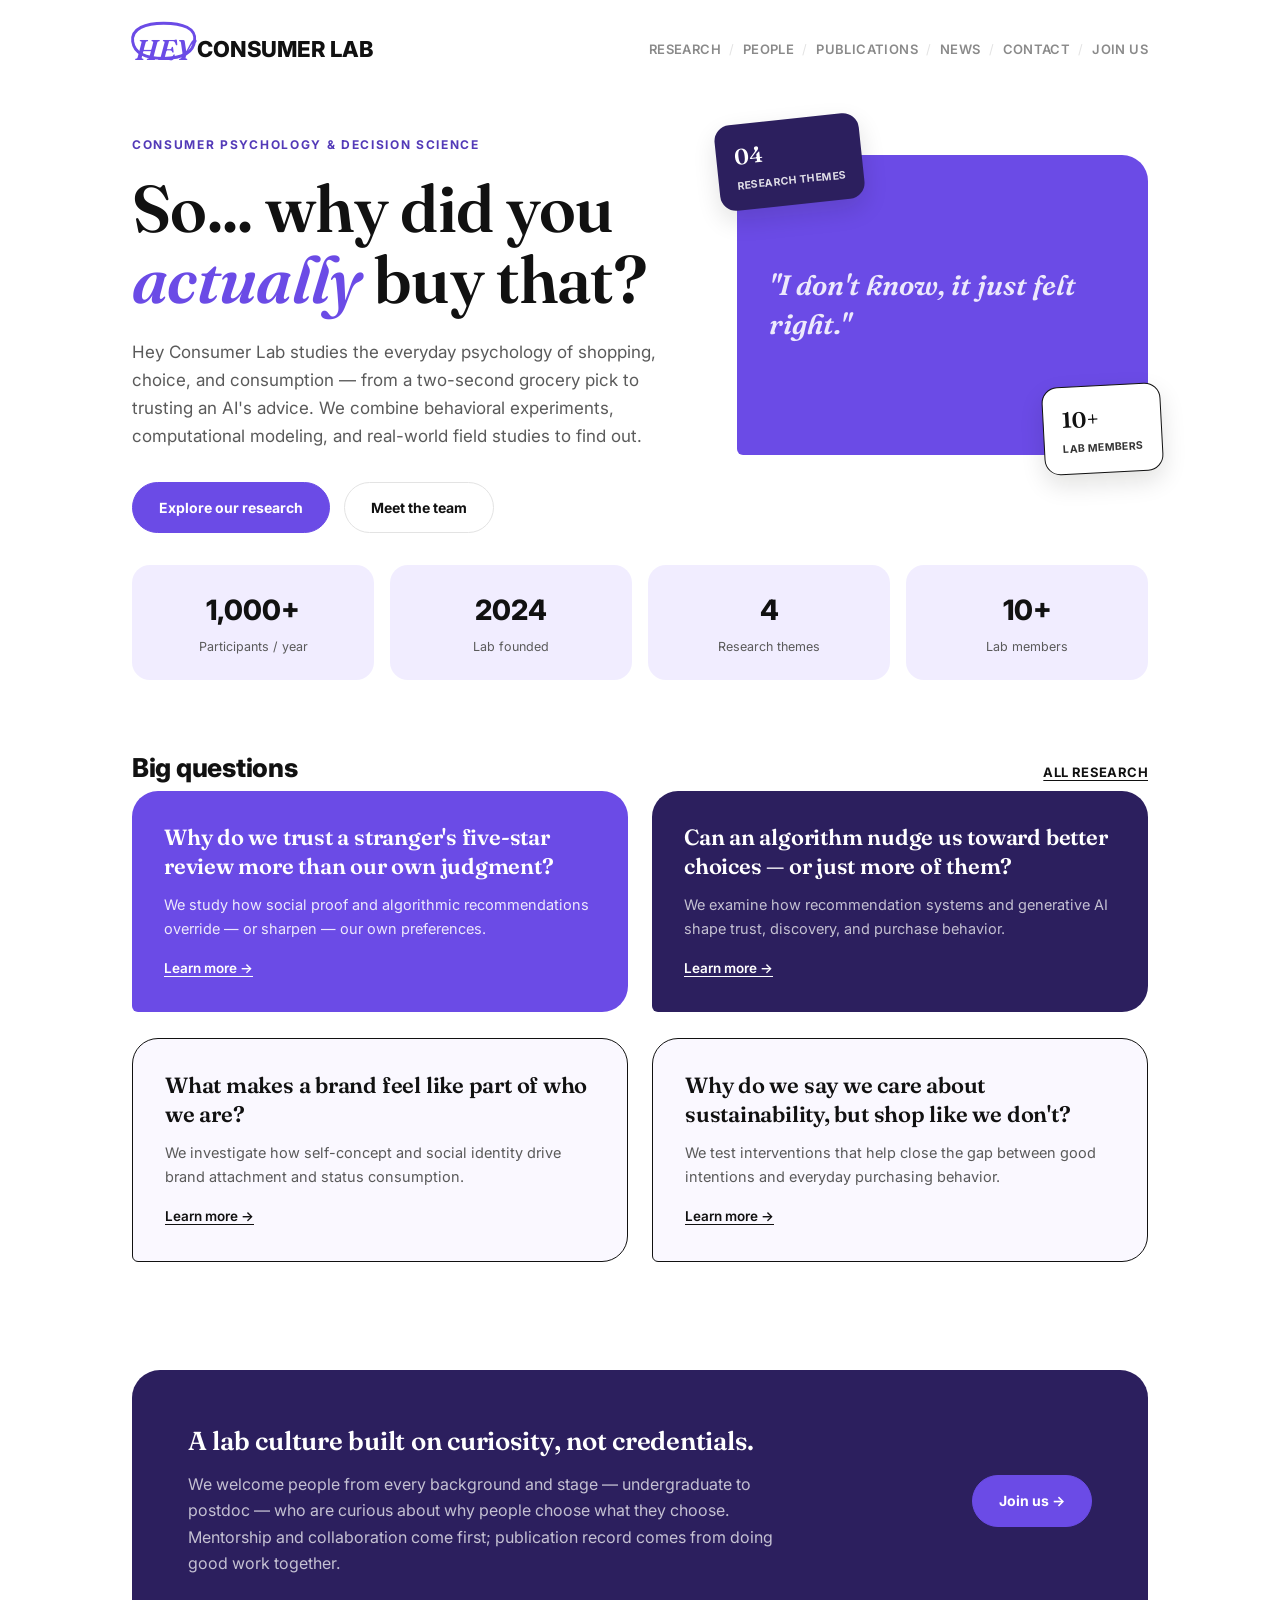
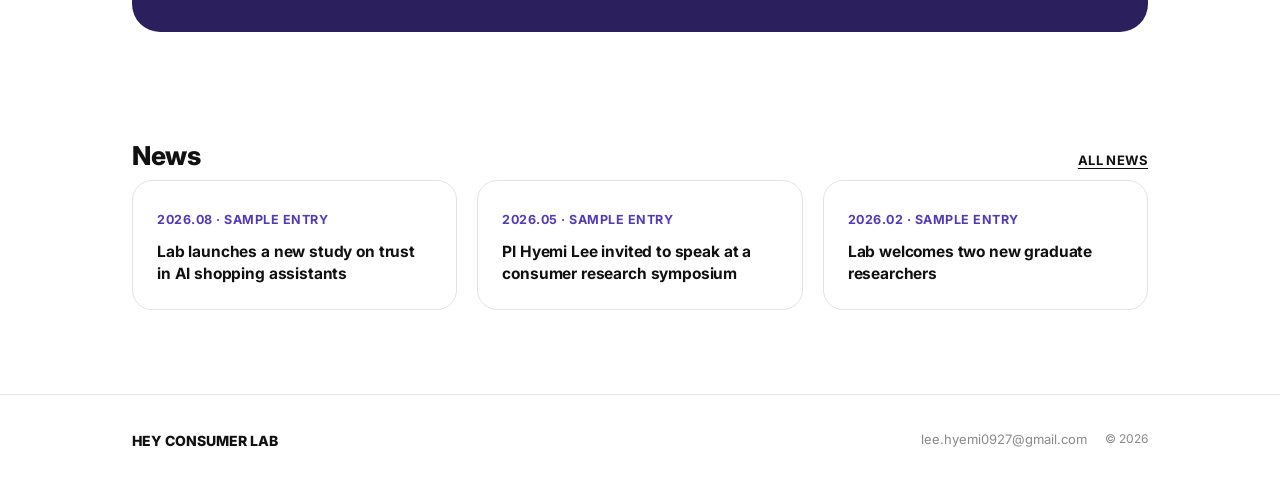
<file: index.html>
<!DOCTYPE html>
<html lang="ko">
<head>
<script>document.documentElement.classList.add("has-js");</script>
<meta charset="UTF-8">
<meta name="viewport" content="width=device-width, initial-scale=1.0">
<title>Hey Consumer Lab — Consumer Psychology &amp; Decision Science</title>
<meta name="description" content="Hey Consumer Lab studies how people think, choose, and consume — from everyday purchase decisions to algorithm-mediated consumption.">
<link rel="icon" type="image/svg+xml" href="assets/img/favicon.svg">
<link rel="preconnect" href="https://fonts.googleapis.com">
<link rel="preconnect" href="https://fonts.gstatic.com" crossorigin>
<link href="https://fonts.googleapis.com/css2?family=Archivo+Black&family=Inter:wght@400;500;600;700;800&family=Newsreader:ital@1&family=Fraunces:ital,wght@0,600;1,500;1,600&display=swap" rel="stylesheet">
<link rel="stylesheet" href="assets/css/style.css">
</head>
<body>

<header class="site-header">
  <div class="wrap">
    <a href="index.html" class="brand"><span class="brand-hey">Hey<svg viewBox="0 0 90 50" aria-hidden="true"><path d="M8,26 C6,10 24,4 45,4 C68,4 84,10 82,25 C80,42 62,46 45,46 C22,46 10,40 8,26 Z" fill="none" stroke="currentColor" stroke-width="3.5" stroke-linecap="round"/></svg></span> Consumer Lab</a>
    <nav class="nav-links">
      <a href="research.html">Research</a>
      <a href="people.html">People</a>
      <a href="publications.html">Publications</a>
      <a href="news.html">News</a>
      <a href="contact.html">Contact</a>
      <a href="join.html">Join Us</a>
    </nav>
    <button class="nav-toggle" aria-label="Toggle menu" aria-expanded="false"><span></span></button>
  </div>
</header>

<main>

  <section class="bold-hero">
    <div class="wrap">
      <div class="hero-row">
        <div>
          <span class="eyebrow">Consumer Psychology &amp; Decision Science</span>
          <h1>So... why did you <em>actually</em> buy that?</h1>
          <p class="lede">Hey Consumer Lab studies the everyday psychology of shopping, choice, and consumption — from a two-second grocery pick to trusting an AI's advice. We combine behavioral experiments, computational modeling, and real-world field studies to find out.</p>
          <div class="pill-row">
            <a href="research.html" class="btn-pill accent">Explore our research</a>
            <a href="people.html" class="btn-pill outline">Meet the team</a>
          </div>
        </div>

        <div class="hero-scene">
          <div class="bubble-card accent" style="min-height:300px; display:flex; align-items:center;">
            <p style="font-family:var(--serif-display); font-style:italic; font-weight:600; font-size:clamp(22px,2.6vw,28px); line-height:1.4; margin:0;">"I don't know, it just felt right."</p>
          </div>
          <div class="sticker dark" style="position:absolute; top:-16px; left:-20px;"><b>04</b><span>Research themes</span></div>
          <div class="sticker paper" style="position:absolute; bottom:-18px; right:-14px;"><b>10+</b><span>Lab members</span></div>
        </div>
      </div>

      <div class="stat-row">
        <div class="stat-chip"><b>1,000+</b><span>Participants / year</span></div>
        <div class="stat-chip"><b>2024</b><span>Lab founded</span></div>
        <div class="stat-chip"><b>4</b><span>Research themes</span></div>
        <div class="stat-chip"><b>10+</b><span>Lab members</span></div>
      </div>
    </div>
  </section>

  <section>
    <div class="wrap">
      <div class="section-head">
        <h2>Big questions</h2>
        <a href="research.html" class="see-all">All research</a>
      </div>

      <div class="bubble-grid">
        <div class="bubble-card accent">
          <h3>Why do we trust a stranger's five-star review more than our own judgment?</h3>
          <p>We study how social proof and algorithmic recommendations override — or sharpen — our own preferences.</p>
          <a href="research.html" class="text-link">Learn more →</a>
        </div>
        <div class="bubble-card dark">
          <h3>Can an algorithm nudge us toward better choices — or just more of them?</h3>
          <p>We examine how recommendation systems and generative AI shape trust, discovery, and purchase behavior.</p>
          <a href="research.html" class="text-link">Learn more →</a>
        </div>
        <div class="bubble-card paper">
          <h3>What makes a brand feel like part of who we are?</h3>
          <p>We investigate how self-concept and social identity drive brand attachment and status consumption.</p>
          <a href="research.html" class="text-link">Learn more →</a>
        </div>
        <div class="bubble-card paper">
          <h3>Why do we say we care about sustainability, but shop like we don't?</h3>
          <p>We test interventions that help close the gap between good intentions and everyday purchasing behavior.</p>
          <a href="research.html" class="text-link">Learn more →</a>
        </div>
      </div>
    </div>
  </section>

  <section class="tight">
    <div class="wrap">
      <div class="culture-band bold">
        <div>
          <h2>A lab culture built on curiosity, not credentials.</h2>
          <p>We welcome people from every background and stage — undergraduate to postdoc — who are curious about why people choose what they choose. Mentorship and collaboration come first; publication record comes from doing good work together.</p>
        </div>
        <a href="join.html" class="btn-pill accent">Join us →</a>
      </div>
    </div>
  </section>

  <section>
    <div class="wrap">
      <div class="section-head">
        <h2>News</h2>
        <a href="news.html" class="see-all">All news</a>
      </div>

      <div class="news-cards">
        <a href="news.html" class="news-card">
          <span class="date">2026.08 · Sample entry</span>
          <h4>Lab launches a new study on trust in AI shopping assistants</h4>
        </a>
        <a href="news.html" class="news-card">
          <span class="date">2026.05 · Sample entry</span>
          <h4>PI Hyemi Lee invited to speak at a consumer research symposium</h4>
        </a>
        <a href="news.html" class="news-card">
          <span class="date">2026.02 · Sample entry</span>
          <h4>Lab welcomes two new graduate researchers</h4>
        </a>
      </div>
    </div>
  </section>

</main>

<footer class="site-footer">
  <div class="wrap">
    <span class="foot-brand">Hey Consumer Lab</span>
    <div class="foot-links">
      <a href="mailto:lee.hyemi0927@gmail.com">lee.hyemi0927@gmail.com</a>
      <span class="foot-note">© 2026</span>
    </div>
  </div>
</footer>

<script src="assets/js/main.js"></script>
</body>
</html>
</file>
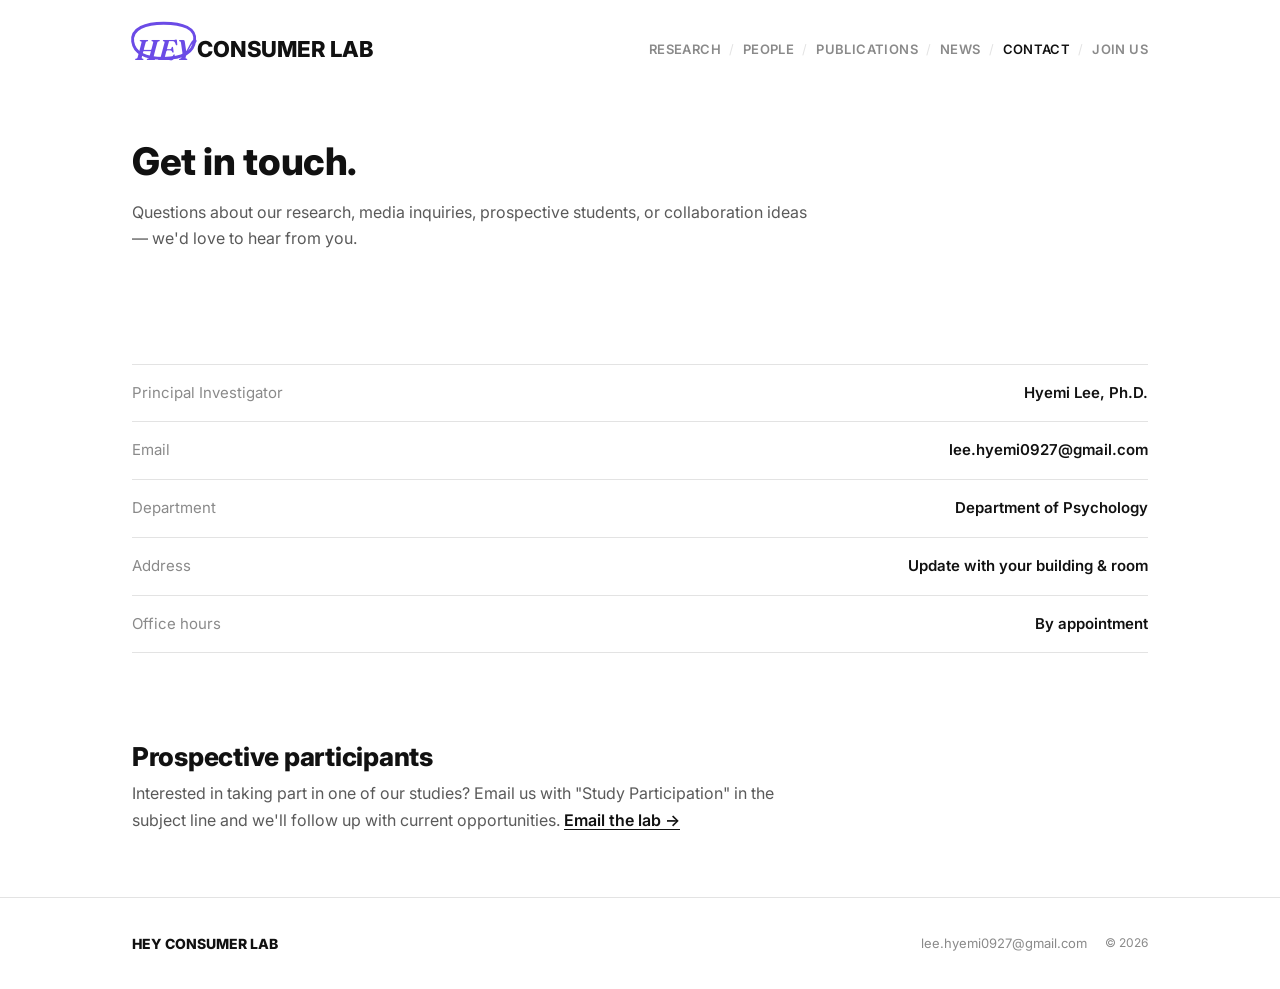
<file: contact.html>
<!DOCTYPE html>
<html lang="ko">
<head>
<script>document.documentElement.classList.add("has-js");</script>
<meta charset="UTF-8">
<meta name="viewport" content="width=device-width, initial-scale=1.0">
<title>Contact — Hey Consumer Lab</title>
<meta name="description" content="Contact Hey Consumer Lab.">
<link rel="icon" type="image/svg+xml" href="assets/img/favicon.svg">
<link rel="preconnect" href="https://fonts.googleapis.com">
<link rel="preconnect" href="https://fonts.gstatic.com" crossorigin>
<link href="https://fonts.googleapis.com/css2?family=Archivo+Black&family=Inter:wght@400;500;600;700;800&family=Newsreader:ital@1&family=Fraunces:ital,wght@0,600;1,500;1,600&display=swap" rel="stylesheet">
<link rel="stylesheet" href="assets/css/style.css">
</head>
<body>

<header class="site-header">
  <div class="wrap">
    <a href="index.html" class="brand"><span class="brand-hey">Hey<svg viewBox="0 0 90 50" aria-hidden="true"><path d="M8,26 C6,10 24,4 45,4 C68,4 84,10 82,25 C80,42 62,46 45,46 C22,46 10,40 8,26 Z" fill="none" stroke="currentColor" stroke-width="3.5" stroke-linecap="round"/></svg></span> Consumer Lab</a>
    <nav class="nav-links">
      <a href="research.html">Research</a>
      <a href="people.html">People</a>
      <a href="publications.html">Publications</a>
      <a href="news.html">News</a>
      <a href="contact.html" class="active">Contact</a>
      <a href="join.html">Join Us</a>
    </nav>
    <button class="nav-toggle" aria-label="Toggle menu" aria-expanded="false"><span></span></button>
  </div>
</header>

<main>

  <section class="page-header tight">
    <div class="wrap">
      <h1>Get in touch.</h1>
      <p class="lede">Questions about our research, media inquiries, prospective students, or collaboration ideas — we'd love to hear from you.</p>
    </div>
  </section>

  <section class="tight">
    <div class="wrap">
      <div class="contact-list">
        <div class="contact-row"><span>Principal Investigator</span><span>Hyemi Lee, Ph.D.</span></div>
        <div class="contact-row"><span>Email</span><span>lee.hyemi0927@gmail.com</span></div>
        <div class="contact-row"><span>Department</span><span>Department of Psychology</span></div>
        <div class="contact-row"><span>Address</span><span>Update with your building &amp; room</span></div>
        <div class="contact-row"><span>Office hours</span><span>By appointment</span></div>
      </div>
    </div>
  </section>

  <section class="tight">
    <div class="wrap">
      <div class="section-head">
        <h2>Prospective participants</h2>
      </div>
      <p class="lede">Interested in taking part in one of our studies? Email us with "Study Participation" in the subject line and we'll follow up with current opportunities. <a href="mailto:lee.hyemi0927@gmail.com?subject=Study%20Participation" class="text-link">Email the lab →</a></p>
    </div>
  </section>

</main>

<footer class="site-footer">
  <div class="wrap">
    <span class="foot-brand">Hey Consumer Lab</span>
    <div class="foot-links">
      <a href="mailto:lee.hyemi0927@gmail.com">lee.hyemi0927@gmail.com</a>
      <span class="foot-note">© 2026</span>
    </div>
  </div>
</footer>

<script src="assets/js/main.js"></script>
</body>
</html>
</file>
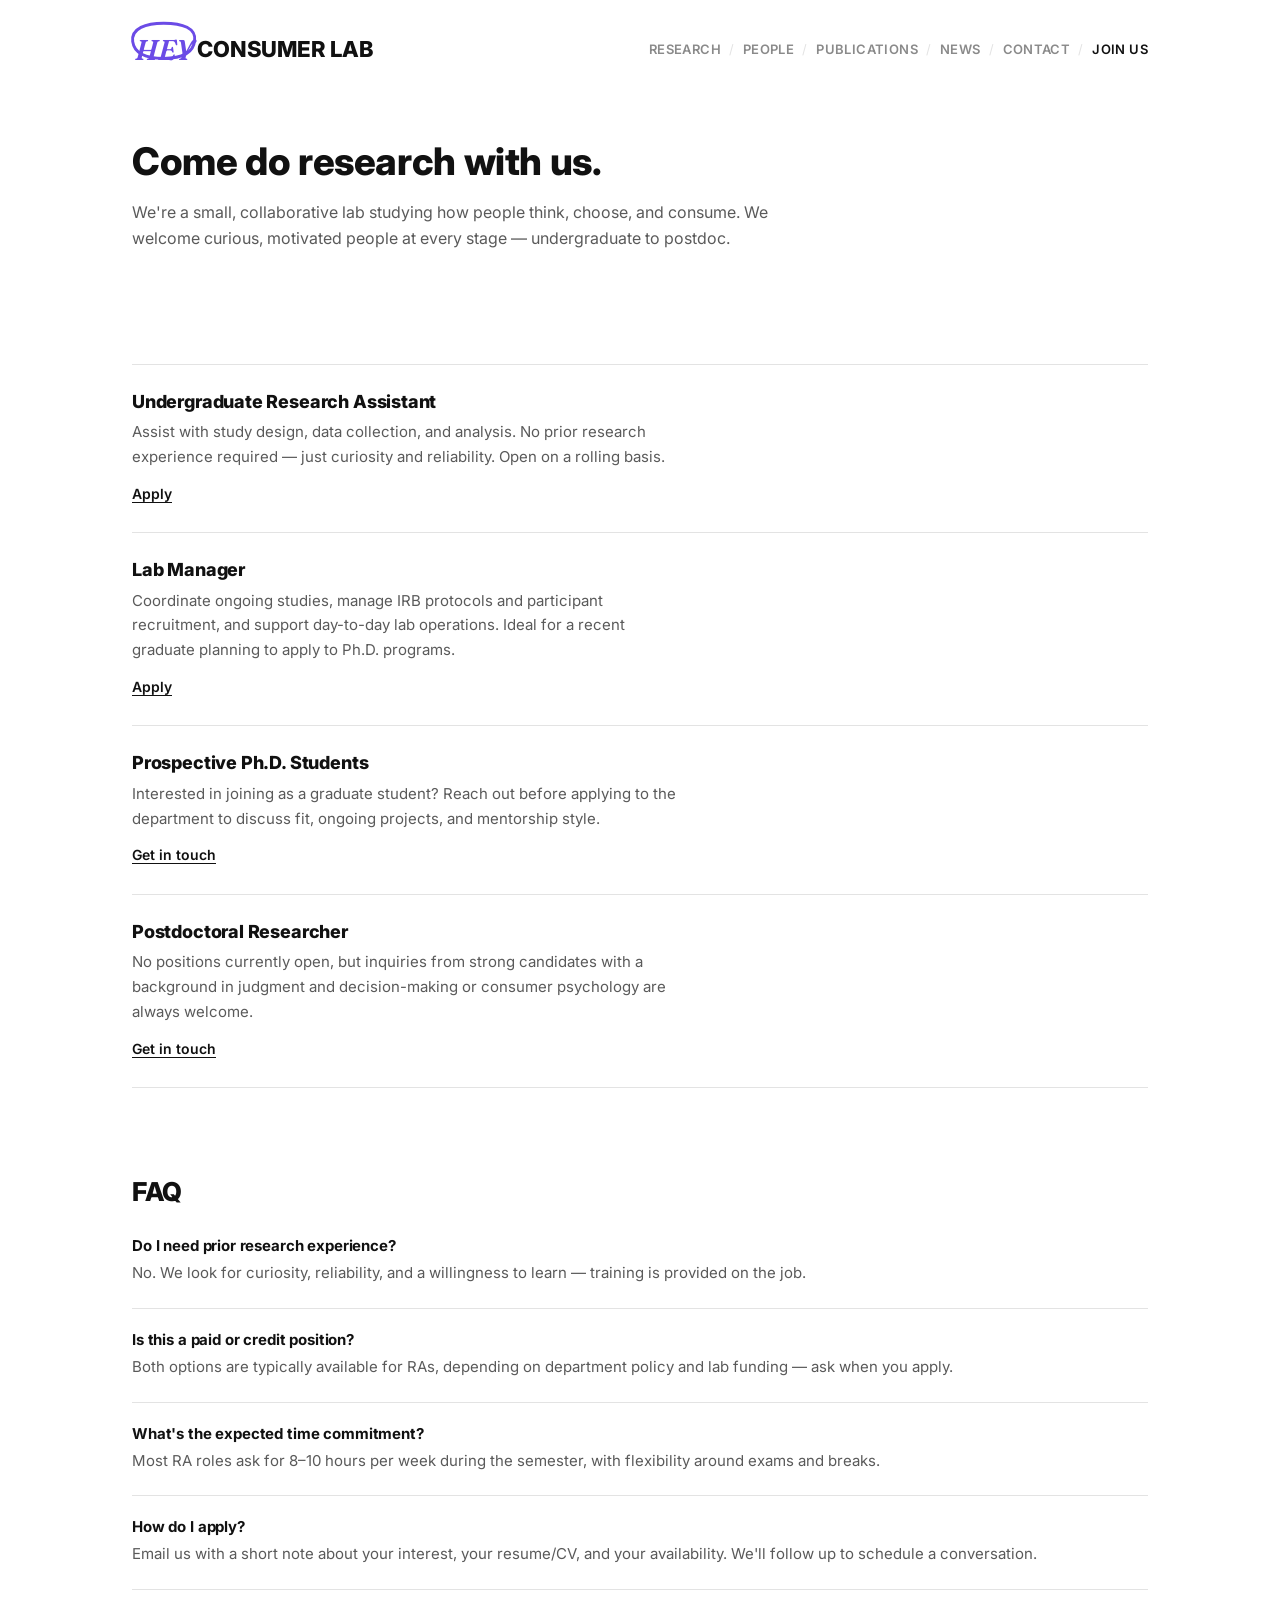
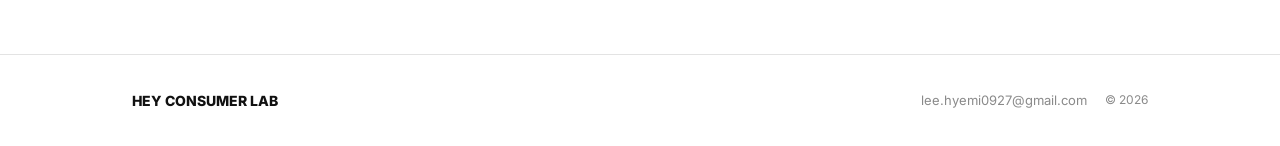
<file: join.html>
<!DOCTYPE html>
<html lang="ko">
<head>
<script>document.documentElement.classList.add("has-js");</script>
<meta charset="UTF-8">
<meta name="viewport" content="width=device-width, initial-scale=1.0">
<title>Join Us — Hey Consumer Lab</title>
<meta name="description" content="Open positions and how to join Hey Consumer Lab.">
<link rel="icon" type="image/svg+xml" href="assets/img/favicon.svg">
<link rel="preconnect" href="https://fonts.googleapis.com">
<link rel="preconnect" href="https://fonts.gstatic.com" crossorigin>
<link href="https://fonts.googleapis.com/css2?family=Archivo+Black&family=Inter:wght@400;500;600;700;800&family=Newsreader:ital@1&family=Fraunces:ital,wght@0,600;1,500;1,600&display=swap" rel="stylesheet">
<link rel="stylesheet" href="assets/css/style.css">
</head>
<body>

<header class="site-header">
  <div class="wrap">
    <a href="index.html" class="brand"><span class="brand-hey">Hey<svg viewBox="0 0 90 50" aria-hidden="true"><path d="M8,26 C6,10 24,4 45,4 C68,4 84,10 82,25 C80,42 62,46 45,46 C22,46 10,40 8,26 Z" fill="none" stroke="currentColor" stroke-width="3.5" stroke-linecap="round"/></svg></span> Consumer Lab</a>
    <nav class="nav-links">
      <a href="research.html">Research</a>
      <a href="people.html">People</a>
      <a href="publications.html">Publications</a>
      <a href="news.html">News</a>
      <a href="contact.html">Contact</a>
      <a href="join.html" class="active">Join Us</a>
    </nav>
    <button class="nav-toggle" aria-label="Toggle menu" aria-expanded="false"><span></span></button>
  </div>
</header>

<main>

  <section class="page-header tight">
    <div class="wrap">
      <h1>Come do research with us.</h1>
      <p class="lede">We're a small, collaborative lab studying how people think, choose, and consume. We welcome curious, motivated people at every stage — undergraduate to postdoc.</p>
    </div>
  </section>

  <section class="tight">
    <div class="wrap">
      <div class="opening-item">
        <h3>Undergraduate Research Assistant</h3>
        <p>Assist with study design, data collection, and analysis. No prior research experience required — just curiosity and reliability. Open on a rolling basis.</p>
        <a href="mailto:lee.hyemi0927@gmail.com?subject=Undergraduate%20RA%20Application" class="text-link">Apply</a>
      </div>
      <div class="opening-item">
        <h3>Lab Manager</h3>
        <p>Coordinate ongoing studies, manage IRB protocols and participant recruitment, and support day-to-day lab operations. Ideal for a recent graduate planning to apply to Ph.D. programs.</p>
        <a href="mailto:lee.hyemi0927@gmail.com?subject=Lab%20Manager%20Application" class="text-link">Apply</a>
      </div>
      <div class="opening-item">
        <h3>Prospective Ph.D. Students</h3>
        <p>Interested in joining as a graduate student? Reach out before applying to the department to discuss fit, ongoing projects, and mentorship style.</p>
        <a href="mailto:lee.hyemi0927@gmail.com?subject=Prospective%20PhD%20Inquiry" class="text-link">Get in touch</a>
      </div>
      <div class="opening-item">
        <h3>Postdoctoral Researcher</h3>
        <p>No positions currently open, but inquiries from strong candidates with a background in judgment and decision-making or consumer psychology are always welcome.</p>
        <a href="mailto:lee.hyemi0927@gmail.com?subject=Postdoc%20Inquiry" class="text-link">Get in touch</a>
      </div>
    </div>
  </section>

  <section class="tight">
    <div class="wrap">
      <div class="section-head">
        <h2>FAQ</h2>
      </div>
      <div class="faq-item">
        <h4>Do I need prior research experience?</h4>
        <p>No. We look for curiosity, reliability, and a willingness to learn — training is provided on the job.</p>
      </div>
      <div class="faq-item">
        <h4>Is this a paid or credit position?</h4>
        <p>Both options are typically available for RAs, depending on department policy and lab funding — ask when you apply.</p>
      </div>
      <div class="faq-item">
        <h4>What's the expected time commitment?</h4>
        <p>Most RA roles ask for 8–10 hours per week during the semester, with flexibility around exams and breaks.</p>
      </div>
      <div class="faq-item">
        <h4>How do I apply?</h4>
        <p>Email us with a short note about your interest, your resume/CV, and your availability. We'll follow up to schedule a conversation.</p>
      </div>
    </div>
  </section>

</main>

<footer class="site-footer">
  <div class="wrap">
    <span class="foot-brand">Hey Consumer Lab</span>
    <div class="foot-links">
      <a href="mailto:lee.hyemi0927@gmail.com">lee.hyemi0927@gmail.com</a>
      <span class="foot-note">© 2026</span>
    </div>
  </div>
</footer>

<script src="assets/js/main.js"></script>
</body>
</html>
</file>
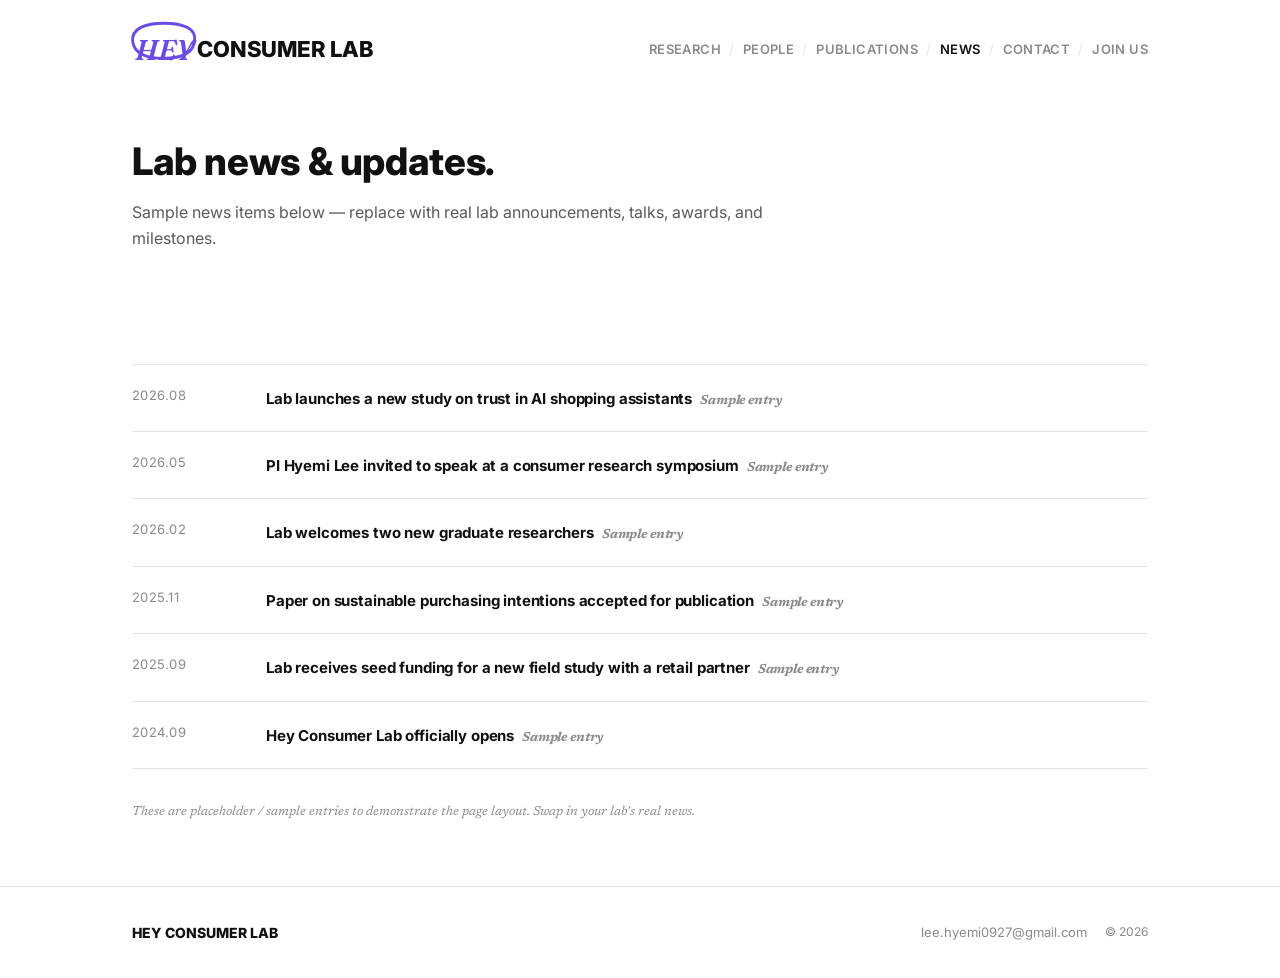
<file: news.html>
<!DOCTYPE html>
<html lang="ko">
<head>
<script>document.documentElement.classList.add("has-js");</script>
<meta charset="UTF-8">
<meta name="viewport" content="width=device-width, initial-scale=1.0">
<title>News — Hey Consumer Lab</title>
<meta name="description" content="News and updates from Hey Consumer Lab.">
<link rel="icon" type="image/svg+xml" href="assets/img/favicon.svg">
<link rel="preconnect" href="https://fonts.googleapis.com">
<link rel="preconnect" href="https://fonts.gstatic.com" crossorigin>
<link href="https://fonts.googleapis.com/css2?family=Archivo+Black&family=Inter:wght@400;500;600;700;800&family=Newsreader:ital@1&family=Fraunces:ital,wght@0,600;1,500;1,600&display=swap" rel="stylesheet">
<link rel="stylesheet" href="assets/css/style.css">
</head>
<body>

<header class="site-header">
  <div class="wrap">
    <a href="index.html" class="brand"><span class="brand-hey">Hey<svg viewBox="0 0 90 50" aria-hidden="true"><path d="M8,26 C6,10 24,4 45,4 C68,4 84,10 82,25 C80,42 62,46 45,46 C22,46 10,40 8,26 Z" fill="none" stroke="currentColor" stroke-width="3.5" stroke-linecap="round"/></svg></span> Consumer Lab</a>
    <nav class="nav-links">
      <a href="research.html">Research</a>
      <a href="people.html">People</a>
      <a href="publications.html">Publications</a>
      <a href="news.html" class="active">News</a>
      <a href="contact.html">Contact</a>
      <a href="join.html">Join Us</a>
    </nav>
    <button class="nav-toggle" aria-label="Toggle menu" aria-expanded="false"><span></span></button>
  </div>
</header>

<main>

  <section class="page-header tight">
    <div class="wrap">
      <h1>Lab news &amp; updates.</h1>
      <p class="lede">Sample news items below — replace with real lab announcements, talks, awards, and milestones.</p>
    </div>
  </section>

  <section class="tight">
    <div class="wrap">
      <div class="news-list">
        <a href="#" class="news-row">
          <span class="date">2026.08</span>
          <span><h4>Lab launches a new study on trust in AI shopping assistants<span class="badge">Sample entry</span></h4></span>
        </a>
        <a href="#" class="news-row">
          <span class="date">2026.05</span>
          <span><h4>PI Hyemi Lee invited to speak at a consumer research symposium<span class="badge">Sample entry</span></h4></span>
        </a>
        <a href="#" class="news-row">
          <span class="date">2026.02</span>
          <span><h4>Lab welcomes two new graduate researchers<span class="badge">Sample entry</span></h4></span>
        </a>
        <a href="#" class="news-row">
          <span class="date">2025.11</span>
          <span><h4>Paper on sustainable purchasing intentions accepted for publication<span class="badge">Sample entry</span></h4></span>
        </a>
        <a href="#" class="news-row">
          <span class="date">2025.09</span>
          <span><h4>Lab receives seed funding for a new field study with a retail partner<span class="badge">Sample entry</span></h4></span>
        </a>
        <a href="#" class="news-row">
          <span class="date">2024.09</span>
          <span><h4>Hey Consumer Lab officially opens<span class="badge">Sample entry</span></h4></span>
        </a>
      </div>
      <p class="sample-note">These are placeholder / sample entries to demonstrate the page layout. Swap in your lab's real news.</p>
    </div>
  </section>

</main>

<footer class="site-footer">
  <div class="wrap">
    <span class="foot-brand">Hey Consumer Lab</span>
    <div class="foot-links">
      <a href="mailto:lee.hyemi0927@gmail.com">lee.hyemi0927@gmail.com</a>
      <span class="foot-note">© 2026</span>
    </div>
  </div>
</footer>

<script src="assets/js/main.js"></script>
</body>
</html>
</file>
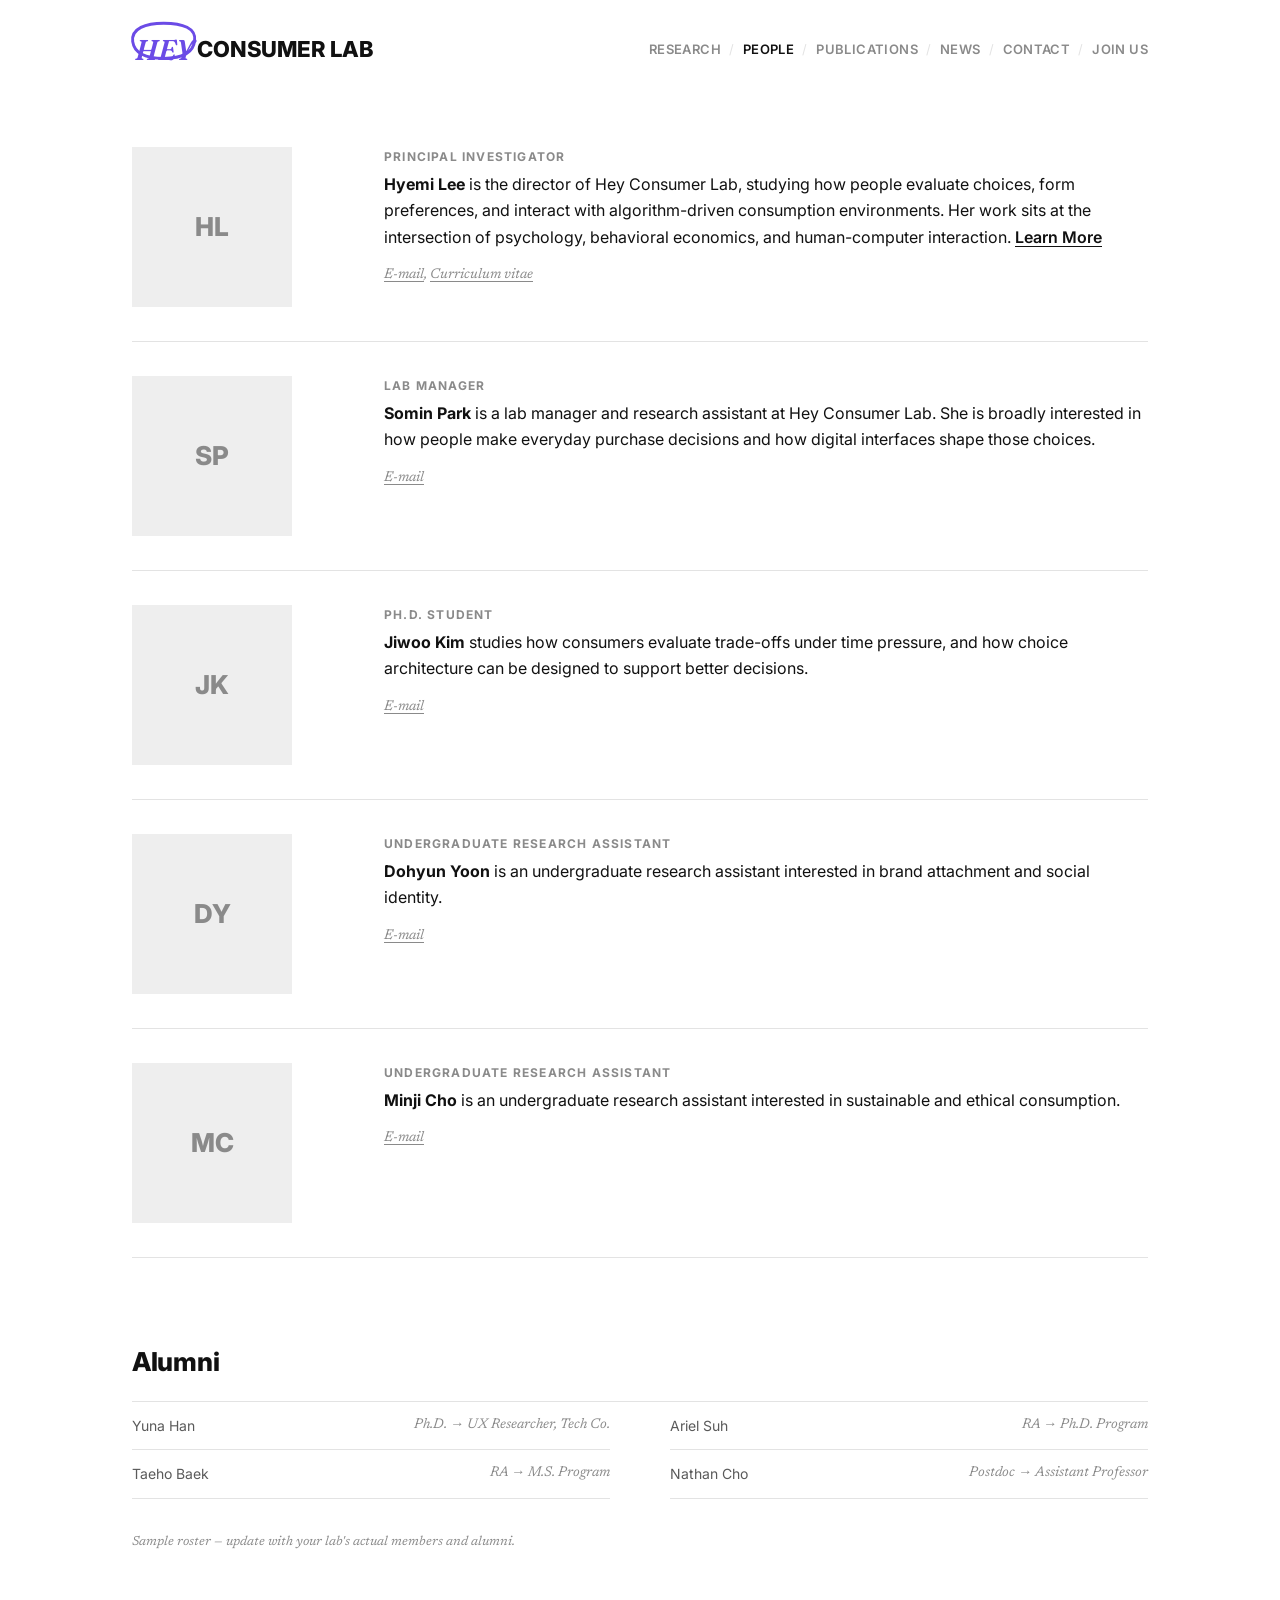
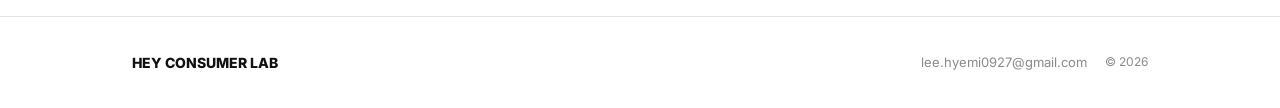
<file: people.html>
<!DOCTYPE html>
<html lang="ko">
<head>
<script>document.documentElement.classList.add("has-js");</script>
<meta charset="UTF-8">
<meta name="viewport" content="width=device-width, initial-scale=1.0">
<title>People — Hey Consumer Lab</title>
<meta name="description" content="Meet the members of Hey Consumer Lab.">
<link rel="icon" type="image/svg+xml" href="assets/img/favicon.svg">
<link rel="preconnect" href="https://fonts.googleapis.com">
<link rel="preconnect" href="https://fonts.gstatic.com" crossorigin>
<link href="https://fonts.googleapis.com/css2?family=Archivo+Black&family=Inter:wght@400;500;600;700;800&family=Newsreader:ital@1&family=Fraunces:ital,wght@0,600;1,500;1,600&display=swap" rel="stylesheet">
<link rel="stylesheet" href="assets/css/style.css">
</head>
<body>

<header class="site-header">
  <div class="wrap">
    <a href="index.html" class="brand"><span class="brand-hey">Hey<svg viewBox="0 0 90 50" aria-hidden="true"><path d="M8,26 C6,10 24,4 45,4 C68,4 84,10 82,25 C80,42 62,46 45,46 C22,46 10,40 8,26 Z" fill="none" stroke="currentColor" stroke-width="3.5" stroke-linecap="round"/></svg></span> Consumer Lab</a>
    <nav class="nav-links">
      <a href="research.html">Research</a>
      <a href="people.html" class="active">People</a>
      <a href="publications.html">Publications</a>
      <a href="news.html">News</a>
      <a href="contact.html">Contact</a>
      <a href="join.html">Join Us</a>
    </nav>
    <button class="nav-toggle" aria-label="Toggle menu" aria-expanded="false"><span></span></button>
  </div>
</header>

<main>

  <section class="tight">
    <div class="wrap">

      <div class="entry" style="border-top:none; margin-top:0; padding-top:8px;">
        <div>
          <div class="person-photo"><span>HL</span></div>
        </div>
        <div>
          <div class="person-role">Principal Investigator</div>
          <p><strong>Hyemi Lee</strong> is the director of Hey Consumer Lab, studying how people evaluate choices, form preferences, and interact with algorithm-driven consumption environments. Her work sits at the intersection of psychology, behavioral economics, and human-computer interaction. <a href="contact.html" class="text-link">Learn More</a></p>
          <div class="meta"><a href="mailto:lee.hyemi0927@gmail.com">E-mail</a>, <a href="contact.html">Curriculum vitae</a></div>
        </div>
      </div>

      <div class="entry">
        <div>
          <div class="person-photo"><span>SP</span></div>
        </div>
        <div>
          <div class="person-role">Lab Manager</div>
          <p><strong>Somin Park</strong> is a lab manager and research assistant at Hey Consumer Lab. She is broadly interested in how people make everyday purchase decisions and how digital interfaces shape those choices.</p>
          <div class="meta"><a href="mailto:lee.hyemi0927@gmail.com">E-mail</a></div>
        </div>
      </div>

      <div class="entry">
        <div>
          <div class="person-photo"><span>JK</span></div>
        </div>
        <div>
          <div class="person-role">Ph.D. Student</div>
          <p><strong>Jiwoo Kim</strong> studies how consumers evaluate trade-offs under time pressure, and how choice architecture can be designed to support better decisions.</p>
          <div class="meta"><a href="mailto:lee.hyemi0927@gmail.com">E-mail</a></div>
        </div>
      </div>

      <div class="entry">
        <div>
          <div class="person-photo"><span>DY</span></div>
        </div>
        <div>
          <div class="person-role">Undergraduate Research Assistant</div>
          <p><strong>Dohyun Yoon</strong> is an undergraduate research assistant interested in brand attachment and social identity.</p>
          <div class="meta"><a href="mailto:lee.hyemi0927@gmail.com">E-mail</a></div>
        </div>
      </div>

      <div class="entry">
        <div>
          <div class="person-photo"><span>MC</span></div>
        </div>
        <div>
          <div class="person-role">Undergraduate Research Assistant</div>
          <p><strong>Minji Cho</strong> is an undergraduate research assistant interested in sustainable and ethical consumption.</p>
          <div class="meta"><a href="mailto:lee.hyemi0927@gmail.com">E-mail</a></div>
        </div>
      </div>

    </div>
  </section>

  <section class="tight">
    <div class="wrap">
      <div class="section-head">
        <h2>Alumni</h2>
      </div>
      <ul class="alumni-list">
        <li><span>Yuna Han</span><span>Ph.D. → UX Researcher, Tech Co.</span></li>
        <li><span>Taeho Baek</span><span>RA → M.S. Program</span></li>
        <li><span>Ariel Suh</span><span>RA → Ph.D. Program</span></li>
        <li><span>Nathan Cho</span><span>Postdoc → Assistant Professor</span></li>
      </ul>
      <p class="sample-note">Sample roster — update with your lab's actual members and alumni.</p>
    </div>
  </section>

</main>

<footer class="site-footer">
  <div class="wrap">
    <span class="foot-brand">Hey Consumer Lab</span>
    <div class="foot-links">
      <a href="mailto:lee.hyemi0927@gmail.com">lee.hyemi0927@gmail.com</a>
      <span class="foot-note">© 2026</span>
    </div>
  </div>
</footer>

<script src="assets/js/main.js"></script>
</body>
</html>
</file>
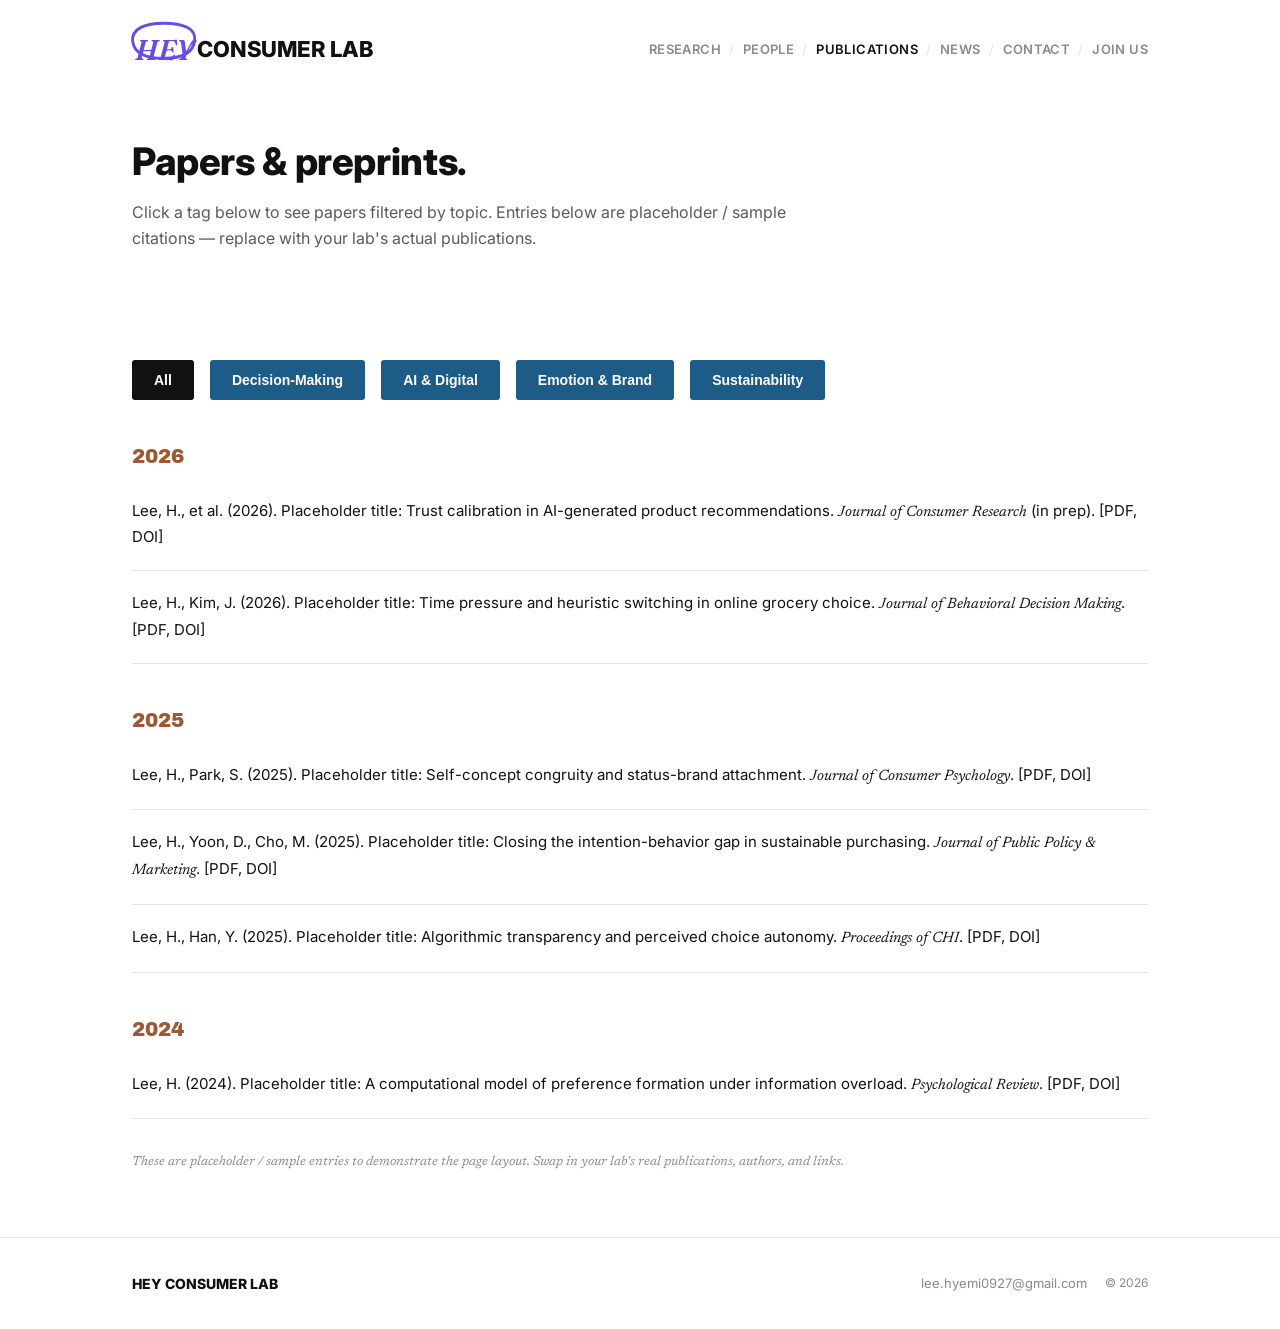
<file: publications.html>
<!DOCTYPE html>
<html lang="ko">
<head>
<script>document.documentElement.classList.add("has-js");</script>
<meta charset="UTF-8">
<meta name="viewport" content="width=device-width, initial-scale=1.0">
<title>Publications — Hey Consumer Lab</title>
<meta name="description" content="Publications from Hey Consumer Lab.">
<link rel="icon" type="image/svg+xml" href="assets/img/favicon.svg">
<link rel="preconnect" href="https://fonts.googleapis.com">
<link rel="preconnect" href="https://fonts.gstatic.com" crossorigin>
<link href="https://fonts.googleapis.com/css2?family=Archivo+Black&family=Inter:wght@400;500;600;700;800&family=Newsreader:ital@1&family=Fraunces:ital,wght@0,600;1,500;1,600&display=swap" rel="stylesheet">
<link rel="stylesheet" href="assets/css/style.css">
</head>
<body>

<header class="site-header">
  <div class="wrap">
    <a href="index.html" class="brand"><span class="brand-hey">Hey<svg viewBox="0 0 90 50" aria-hidden="true"><path d="M8,26 C6,10 24,4 45,4 C68,4 84,10 82,25 C80,42 62,46 45,46 C22,46 10,40 8,26 Z" fill="none" stroke="currentColor" stroke-width="3.5" stroke-linecap="round"/></svg></span> Consumer Lab</a>
    <nav class="nav-links">
      <a href="research.html">Research</a>
      <a href="people.html">People</a>
      <a href="publications.html" class="active">Publications</a>
      <a href="news.html">News</a>
      <a href="contact.html">Contact</a>
      <a href="join.html">Join Us</a>
    </nav>
    <button class="nav-toggle" aria-label="Toggle menu" aria-expanded="false"><span></span></button>
  </div>
</header>

<main>

  <section class="page-header tight">
    <div class="wrap">
      <h1>Papers &amp; preprints.</h1>
      <p class="lede">Click a tag below to see papers filtered by topic. Entries below are placeholder / sample citations — replace with your lab's actual publications.</p>
    </div>
  </section>

  <section class="tight">
    <div class="wrap">
      <div class="pub-filters">
        <button class="pub-filter is-active" data-filter="all">All</button>
        <button class="pub-filter" data-filter="decision">Decision-Making</button>
        <button class="pub-filter" data-filter="ai">AI &amp; Digital</button>
        <button class="pub-filter" data-filter="brand">Emotion &amp; Brand</button>
        <button class="pub-filter" data-filter="sustainable">Sustainability</button>
      </div>

      <p class="pub-filter-note">Keyword currently viewing: <b><span class="keyword">Decision-Making</span></b>. Click <a href="#" class="pub-filter-reset">here</a> to return to the full publication list.</p>

      <div class="pub-year">2026</div>

      <div class="pub-item" data-topics="ai">
        Lee, H., et al. (2026). Placeholder title: Trust calibration in AI-generated product recommendations. <span class="venue">Journal of Consumer Research</span> (in prep). [<a href="#">PDF</a>, <a href="#">DOI</a>]
      </div>

      <div class="pub-item" data-topics="decision">
        Lee, H., Kim, J. (2026). Placeholder title: Time pressure and heuristic switching in online grocery choice. <span class="venue">Journal of Behavioral Decision Making</span>. [<a href="#">PDF</a>, <a href="#">DOI</a>]
      </div>

      <div class="pub-year">2025</div>

      <div class="pub-item" data-topics="brand">
        Lee, H., Park, S. (2025). Placeholder title: Self-concept congruity and status-brand attachment. <span class="venue">Journal of Consumer Psychology</span>. [<a href="#">PDF</a>, <a href="#">DOI</a>]
      </div>

      <div class="pub-item" data-topics="sustainable">
        Lee, H., Yoon, D., Cho, M. (2025). Placeholder title: Closing the intention-behavior gap in sustainable purchasing. <span class="venue">Journal of Public Policy &amp; Marketing</span>. [<a href="#">PDF</a>, <a href="#">DOI</a>]
      </div>

      <div class="pub-item" data-topics="ai,decision">
        Lee, H., Han, Y. (2025). Placeholder title: Algorithmic transparency and perceived choice autonomy. <span class="venue">Proceedings of CHI</span>. [<a href="#">PDF</a>, <a href="#">DOI</a>]
      </div>

      <div class="pub-year">2024</div>

      <div class="pub-item" data-topics="decision">
        Lee, H. (2024). Placeholder title: A computational model of preference formation under information overload. <span class="venue">Psychological Review</span>. [<a href="#">PDF</a>, <a href="#">DOI</a>]
      </div>

      <p class="sample-note">These are placeholder / sample entries to demonstrate the page layout. Swap in your lab's real publications, authors, and links.</p>
    </div>
  </section>

</main>

<footer class="site-footer">
  <div class="wrap">
    <span class="foot-brand">Hey Consumer Lab</span>
    <div class="foot-links">
      <a href="mailto:lee.hyemi0927@gmail.com">lee.hyemi0927@gmail.com</a>
      <span class="foot-note">© 2026</span>
    </div>
  </div>
</footer>

<script src="assets/js/main.js"></script>
</body>
</html>
</file>
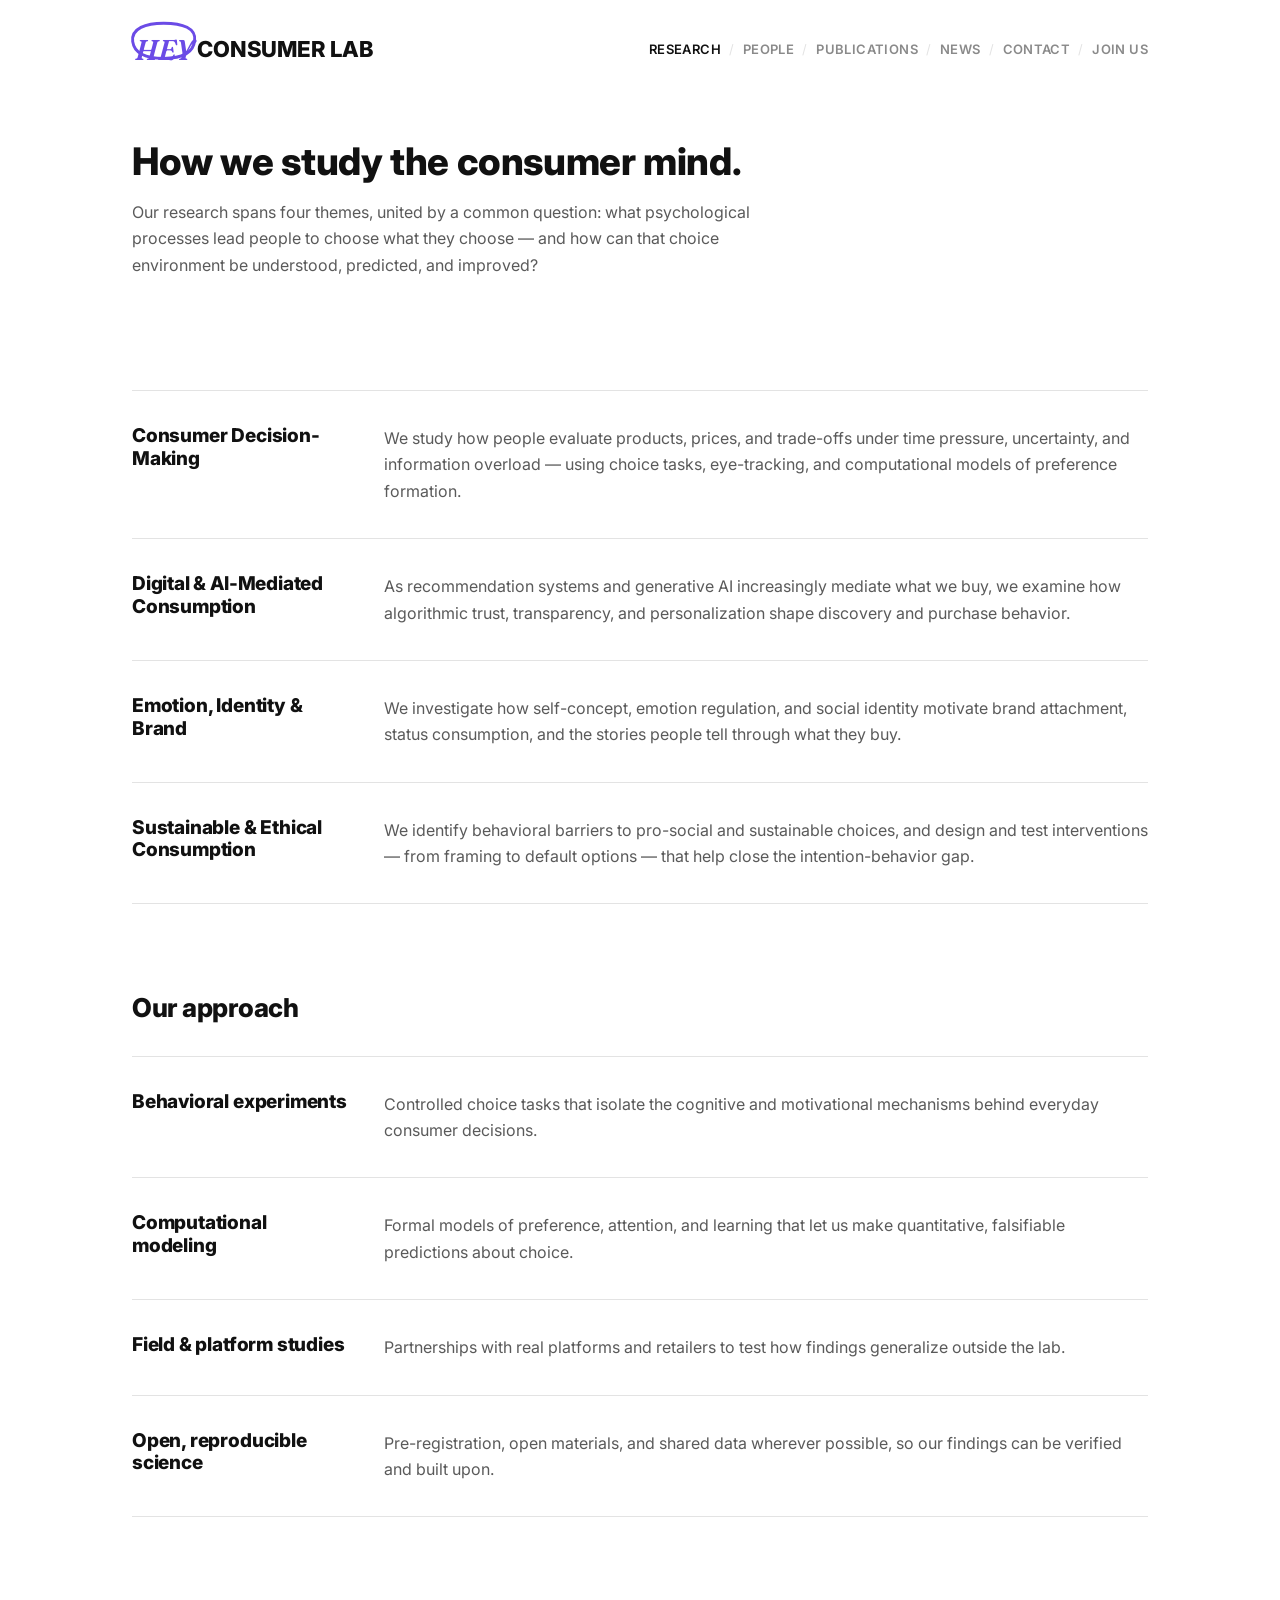
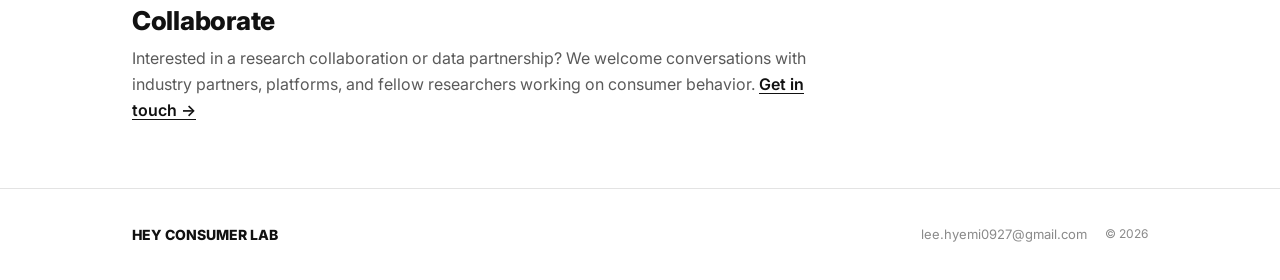
<file: research.html>
<!DOCTYPE html>
<html lang="ko">
<head>
<script>document.documentElement.classList.add("has-js");</script>
<meta charset="UTF-8">
<meta name="viewport" content="width=device-width, initial-scale=1.0">
<title>Research — Hey Consumer Lab</title>
<meta name="description" content="Research themes and methods at Hey Consumer Lab.">
<link rel="icon" type="image/svg+xml" href="assets/img/favicon.svg">
<link rel="preconnect" href="https://fonts.googleapis.com">
<link rel="preconnect" href="https://fonts.gstatic.com" crossorigin>
<link href="https://fonts.googleapis.com/css2?family=Archivo+Black&family=Inter:wght@400;500;600;700;800&family=Newsreader:ital@1&family=Fraunces:ital,wght@0,600;1,500;1,600&display=swap" rel="stylesheet">
<link rel="stylesheet" href="assets/css/style.css">
</head>
<body>

<header class="site-header">
  <div class="wrap">
    <a href="index.html" class="brand"><span class="brand-hey">Hey<svg viewBox="0 0 90 50" aria-hidden="true"><path d="M8,26 C6,10 24,4 45,4 C68,4 84,10 82,25 C80,42 62,46 45,46 C22,46 10,40 8,26 Z" fill="none" stroke="currentColor" stroke-width="3.5" stroke-linecap="round"/></svg></span> Consumer Lab</a>
    <nav class="nav-links">
      <a href="research.html" class="active">Research</a>
      <a href="people.html">People</a>
      <a href="publications.html">Publications</a>
      <a href="news.html">News</a>
      <a href="contact.html">Contact</a>
      <a href="join.html">Join Us</a>
    </nav>
    <button class="nav-toggle" aria-label="Toggle menu" aria-expanded="false"><span></span></button>
  </div>
</header>

<main>

  <section class="page-header tight">
    <div class="wrap">
      <h1>How we study the consumer mind.</h1>
      <p class="lede">Our research spans four themes, united by a common question: what psychological processes lead people to choose what they choose — and how can that choice environment be understood, predicted, and improved?</p>
    </div>
  </section>

  <section class="tight">
    <div class="wrap">
      <div class="entry-list">
        <div class="entry">
          <h3>Consumer Decision-Making</h3>
          <div class="entry-body">
            <p>We study how people evaluate products, prices, and trade-offs under time pressure, uncertainty, and information overload — using choice tasks, eye-tracking, and computational models of preference formation.</p>
          </div>
        </div>
        <div class="entry">
          <h3>Digital &amp; AI-Mediated Consumption</h3>
          <div class="entry-body">
            <p>As recommendation systems and generative AI increasingly mediate what we buy, we examine how algorithmic trust, transparency, and personalization shape discovery and purchase behavior.</p>
          </div>
        </div>
        <div class="entry">
          <h3>Emotion, Identity &amp; Brand</h3>
          <div class="entry-body">
            <p>We investigate how self-concept, emotion regulation, and social identity motivate brand attachment, status consumption, and the stories people tell through what they buy.</p>
          </div>
        </div>
        <div class="entry">
          <h3>Sustainable &amp; Ethical Consumption</h3>
          <div class="entry-body">
            <p>We identify behavioral barriers to pro-social and sustainable choices, and design and test interventions — from framing to default options — that help close the intention-behavior gap.</p>
          </div>
        </div>
      </div>
    </div>
  </section>

  <section class="tight">
    <div class="wrap">
      <div class="section-head">
        <h2>Our approach</h2>
      </div>
      <div class="entry-list">
        <div class="entry">
          <h3>Behavioral experiments</h3>
          <div class="entry-body">
            <p>Controlled choice tasks that isolate the cognitive and motivational mechanisms behind everyday consumer decisions.</p>
          </div>
        </div>
        <div class="entry">
          <h3>Computational modeling</h3>
          <div class="entry-body">
            <p>Formal models of preference, attention, and learning that let us make quantitative, falsifiable predictions about choice.</p>
          </div>
        </div>
        <div class="entry">
          <h3>Field &amp; platform studies</h3>
          <div class="entry-body">
            <p>Partnerships with real platforms and retailers to test how findings generalize outside the lab.</p>
          </div>
        </div>
        <div class="entry">
          <h3>Open, reproducible science</h3>
          <div class="entry-body">
            <p>Pre-registration, open materials, and shared data wherever possible, so our findings can be verified and built upon.</p>
          </div>
        </div>
      </div>
    </div>
  </section>

  <section class="tight">
    <div class="wrap">
      <div class="section-head">
        <h2>Collaborate</h2>
      </div>
      <p class="lede">Interested in a research collaboration or data partnership? We welcome conversations with industry partners, platforms, and fellow researchers working on consumer behavior. <a href="contact.html" class="text-link">Get in touch →</a></p>
    </div>
  </section>

</main>

<footer class="site-footer">
  <div class="wrap">
    <span class="foot-brand">Hey Consumer Lab</span>
    <div class="foot-links">
      <a href="mailto:lee.hyemi0927@gmail.com">lee.hyemi0927@gmail.com</a>
      <span class="foot-note">© 2026</span>
    </div>
  </div>
</footer>

<script src="assets/js/main.js"></script>
</body>
</html>
</file>
<file: assets/css/style.css>
/* ==========================================================================
   Hey Consumer Lab — stylesheet
   Minimal, monochrome, academic-lab style (white / black / gray).
   ========================================================================== */

:root {
  --ink: #111111;
  --ink-soft: #5a5a5a;
  --ink-faint: #8a8a8a;
  --paper: #ffffff;
  --line: #e3e3e3;
  --accent: #9c5a34;
  --accent-soft: #c88a5f;
  --link-blue: #1d5c86;
  --link-blue-dark: #133f5c;

  --warm: #d97a4d;
  --warm-dark: #b85c31;
  --tint-peach: #fbe9df;
  --tint-sage: #eaf0e6;
  --tint-sand: #f6efe1;
  --tint-sky: #e9eff2;
  --sage: #6f8259;

  --deep: #2c1f5e;
  --brand: #6b4be6;
  --brand-dark: #533ab8;
  --brand-tint: #f1edff;
  --paper-cream: #faf8ff;

  --display: "Archivo Black", "Inter", sans-serif;
  --serif-display: "Fraunces", "Newsreader", serif;
  --sans: "Inter", -apple-system, BlinkMacSystemFont, "Apple SD Gothic Neo", sans-serif;
  --serif-italic: "Newsreader", "Noto Serif KR", serif;

  --maxw: 1080px;
}

* {
  box-sizing: border-box;
}

body {
  margin: 0;
  background: var(--paper);
  color: var(--ink);
  font-family: var(--sans);
  font-size: 16px;
  line-height: 1.65;
  -webkit-font-smoothing: antialiased;
}

img {
  max-width: 100%;
  display: block;
}

a {
  color: inherit;
  text-decoration: none;
}

.wrap {
  max-width: var(--maxw);
  margin: 0 auto;
  padding: 0 32px;
}

h1, h2, h3, h4 {
  font-family: var(--sans);
  font-weight: 800;
  line-height: 1.2;
  margin: 0;
  letter-spacing: -0.01em;
  color: var(--ink);
}

p {
  margin: 0;
}

.tagline {
  font-family: var(--serif-italic);
  font-style: italic;
  color: var(--ink-soft);
  font-size: 20px;
  text-align: center;
  max-width: 46ch;
  margin: 0 auto;
}

.lede {
  font-size: 16px;
  color: var(--ink-soft);
  max-width: 68ch;
}

.divider {
  height: 1px;
  background: var(--line);
  border: none;
  margin: 0;
}

/* ---------- links / buttons ---------- */

.text-link {
  font-weight: 600;
  text-decoration: underline;
  text-underline-offset: 3px;
  color: var(--ink);
}

.text-link:hover {
  color: var(--accent);
}

.btn-line {
  display: inline-block;
  font-size: 13px;
  font-weight: 700;
  letter-spacing: 0.04em;
  text-transform: uppercase;
  padding: 11px 22px;
  border: 1px solid var(--ink);
  color: var(--ink);
  transition: background 0.2s ease, color 0.2s ease, border-color 0.2s ease;
}

.btn-line:hover {
  background: var(--ink);
  color: var(--paper);
}

/* ---------- nav ---------- */

.site-header {
  padding: 26px 0 22px;
}

.site-header .wrap {
  display: flex;
  align-items: center;
  justify-content: space-between;
  gap: 24px;
}

.brand {
  font-family: var(--sans);
  font-weight: 800;
  font-size: 22px;
  letter-spacing: -0.01em;
  color: var(--ink);
  text-transform: uppercase;
}

.nav-links {
  display: flex;
  align-items: center;
  flex-wrap: wrap;
}

.nav-links a {
  font-size: 13px;
  letter-spacing: 0.03em;
  text-transform: uppercase;
  font-weight: 600;
  color: var(--ink-faint);
  padding: 4px 0;
}

.nav-links a:not(:first-child) {
  margin-left: 22px;
  position: relative;
}

.nav-links a:not(:first-child)::before {
  content: "/";
  position: absolute;
  left: -14px;
  color: var(--line);
  font-weight: 400;
}

.nav-links a:hover,
.nav-links a.active {
  color: var(--ink);
}

.nav-toggle {
  display: none;
  background: none;
  border: none;
  cursor: pointer;
  width: 30px;
  height: 30px;
  padding: 0;
  position: relative;
}

.nav-toggle span,
.nav-toggle span::before,
.nav-toggle span::after {
  content: "";
  position: absolute;
  left: 4px;
  right: 4px;
  height: 1.5px;
  background: var(--ink);
  transition: transform 0.25s ease, opacity 0.25s ease, top 0.25s ease;
}

.nav-toggle span {
  top: 14px;
}

.nav-toggle span::before {
  top: -7px;
}

.nav-toggle span::after {
  top: 7px;
}

.nav-toggle.is-open span {
  background: transparent;
}

.nav-toggle.is-open span::before {
  top: 0;
  transform: rotate(45deg);
}

.nav-toggle.is-open span::after {
  top: 0;
  transform: rotate(-45deg);
}

/* ---------- hero (home) ---------- */

.hero {
  padding: 40px 0 0;
}

.hero-art {
  display: flex;
  align-items: center;
  justify-content: center;
  padding: 20px 0 40px;
}

.hero-art svg {
  width: 100%;
  max-width: 880px;
  height: auto;
}

.hero-tagline {
  padding: 34px 0;
}

/* ---------- section scaffolding ---------- */

section {
  padding: 64px 0;
}

section.tight {
  padding: 44px 0;
}

.section-head {
  display: flex;
  justify-content: space-between;
  align-items: baseline;
  gap: 24px;
  margin-bottom: 8px;
}

.section-head h2 {
  font-size: 26px;
}

.section-head .see-all {
  font-size: 13px;
  font-weight: 700;
  letter-spacing: 0.03em;
  text-transform: uppercase;
  text-decoration: underline;
  text-underline-offset: 3px;
  white-space: nowrap;
}

.eyebrow {
  display: block;
  font-size: 12px;
  letter-spacing: 0.14em;
  text-transform: uppercase;
  color: var(--ink-faint);
  font-weight: 700;
  margin-bottom: 10px;
}

/* ---------- stacked entry list (research, people, approach) ---------- */

.entry-list {
  display: flex;
  flex-direction: column;
}

.entry {
  display: grid;
  grid-template-columns: 220px 1fr;
  gap: 32px;
  padding: 34px 0;
  border-bottom: 1px solid var(--line);
}

.entry:first-child {
  border-top: 1px solid var(--line);
  margin-top: 24px;
}

.entry h3 {
  font-size: 19px;
}

.entry .entry-body p {
  color: var(--ink-soft);
}

.entry .meta {
  margin-top: 14px;
  font-family: var(--serif-italic);
  font-style: italic;
  color: var(--ink-faint);
  font-size: 14px;
}

.entry .meta a {
  text-decoration: underline;
  text-underline-offset: 3px;
  color: var(--ink-faint);
}

.entry .meta a:hover {
  color: var(--ink);
}

/* ---------- people photo block ---------- */

.person-photo {
  width: 100%;
  aspect-ratio: 1 / 1;
  max-width: 160px;
  background: #eeeeee;
  display: flex;
  align-items: center;
  justify-content: center;
  color: var(--ink-faint);
  font-weight: 800;
  font-size: 26px;
}

.person-role {
  font-size: 12px;
  letter-spacing: 0.1em;
  text-transform: uppercase;
  color: var(--ink-faint);
  font-weight: 700;
  margin-bottom: 4px;
}

/* ---------- news list ---------- */

.news-list {
  display: flex;
  flex-direction: column;
}

.news-row {
  display: grid;
  grid-template-columns: 110px 1fr;
  gap: 24px;
  padding: 20px 0;
  border-bottom: 1px solid var(--line);
}

.news-row:first-child {
  border-top: 1px solid var(--line);
  margin-top: 24px;
}

.news-row .date {
  font-size: 13px;
  color: var(--ink-faint);
  letter-spacing: 0.02em;
}

.news-row .badge {
  font-family: var(--serif-italic);
  font-style: italic;
  font-size: 13px;
  color: var(--ink-faint);
  margin-left: 8px;
}

.news-row h4 {
  font-family: var(--sans);
  font-weight: 700;
  font-size: 15px;
  display: inline;
}

.news-row:hover h4 {
  text-decoration: underline;
  text-underline-offset: 3px;
}

/* ---------- alumni ---------- */

.alumni-list {
  columns: 2;
  column-gap: 60px;
  padding: 0;
  margin: 24px 0 0;
  border-top: 1px solid var(--line);
}

.alumni-list li {
  break-inside: avoid;
  padding: 12px 0;
  border-bottom: 1px solid var(--line);
  list-style: none;
  display: flex;
  justify-content: space-between;
  gap: 12px;
  font-size: 14px;
  color: var(--ink-soft);
}

.alumni-list li span:last-child {
  color: var(--ink-faint);
  font-family: var(--serif-italic);
  font-style: italic;
  text-align: right;
}

/* ---------- publications ---------- */

.pub-filters {
  display: flex;
  gap: 16px;
  flex-wrap: wrap;
  margin: 20px 0 14px;
}

.pub-filter {
  font-size: 14px;
  font-weight: 700;
  background: var(--link-blue);
  border: none;
  border-radius: 3px;
  cursor: pointer;
  color: #fff;
  padding: 12px 22px;
  transition: background 0.15s ease;
}

.pub-filter:hover {
  background: var(--link-blue-dark);
}

.pub-filter.is-active {
  background: var(--ink);
}

.pub-filter-note {
  font-family: var(--serif-italic);
  font-style: italic;
  font-size: 14px;
  color: var(--ink-soft);
  margin-bottom: 30px;
  display: none;
}

.pub-filter-note.is-active {
  display: block;
}

.pub-filter-note b {
  font-style: normal;
}

.pub-filter-note a {
  text-decoration: underline;
  font-weight: 700;
}

.pub-year {
  font-family: var(--display);
  font-size: 20px;
  color: var(--accent);
  margin: 40px 0 6px;
}

.pub-year:first-of-type {
  margin-top: 24px;
}

.pub-item {
  padding: 20px 0;
  border-bottom: 1px solid var(--line);
  font-size: 15px;
  color: var(--ink);
}

.pub-item .authors {
  color: var(--ink);
}

.pub-item .venue {
  font-family: var(--serif-italic);
  font-style: italic;
  color: var(--ink);
}

.pub-item .pub-links {
  color: var(--ink);
}

.pub-item .pub-links a {
  color: var(--link-blue);
  font-weight: 700;
  text-decoration: none;
}

.pub-item .pub-links a:hover {
  text-decoration: underline;
}

.sample-note {
  margin-top: 32px;
  font-size: 13px;
  color: var(--ink-faint);
  font-family: var(--serif-italic);
  font-style: italic;
}

/* ---------- join / faq ---------- */

.opening-item {
  padding: 26px 0;
  border-bottom: 1px solid var(--line);
}

.opening-item:first-child {
  border-top: 1px solid var(--line);
  margin-top: 24px;
}

.opening-item h3 {
  font-size: 18px;
}

.opening-item p {
  color: var(--ink-soft);
  font-size: 15px;
  margin-top: 8px;
  max-width: 62ch;
}

.opening-item .text-link {
  display: inline-block;
  margin-top: 12px;
  font-size: 14px;
}

.faq-item {
  padding: 22px 0;
  border-bottom: 1px solid var(--line);
}

.faq-item:first-child {
  border-top: 1px solid var(--line);
  margin-top: 24px;
}

.faq-item h4 {
  font-family: var(--sans);
  font-size: 15px;
  font-weight: 700;
  margin-bottom: 6px;
}

.faq-item p {
  color: var(--ink-soft);
  font-size: 15px;
}

/* ---------- contact ---------- */

.contact-list {
  border-top: 1px solid var(--line);
  margin-top: 24px;
}

.contact-row {
  display: flex;
  justify-content: space-between;
  gap: 16px;
  padding: 16px 0;
  border-bottom: 1px solid var(--line);
  font-size: 15px;
}

.contact-row span:first-child {
  color: var(--ink-faint);
}

.contact-row span:last-child {
  font-weight: 600;
  text-align: right;
}

/* ---------- footer ---------- */

.site-footer {
  border-top: 1px solid var(--line);
  padding: 34px 0;
  margin-top: 20px;
}

.site-footer .wrap {
  display: flex;
  justify-content: space-between;
  align-items: center;
  flex-wrap: wrap;
  gap: 12px;
}

.site-footer .foot-brand {
  font-weight: 800;
  text-transform: uppercase;
  font-size: 14px;
}

.site-footer .foot-note {
  font-size: 12px;
  color: var(--ink-faint);
}

.site-footer .foot-links {
  display: flex;
  gap: 18px;
  font-size: 13px;
  color: var(--ink-faint);
}

.site-footer .foot-links a:hover {
  color: var(--ink);
}

/* ---------- page header (inner pages) ---------- */

.page-header {
  padding: 10px 0 20px;
}

.page-header h1 {
  font-size: clamp(28px, 4vw, 38px);
}

.page-header .lede {
  margin-top: 14px;
}

/* ---------- homepage: big hero panel (Terrer Lab-inspired) ---------- */

.big-hero {
  padding: 28px 0 20px;
}

.big-hero-grid {
  display: grid;
  grid-template-columns: 1fr 0.86fr;
  gap: 56px;
  align-items: center;
}

.big-hero h1 {
  font-size: clamp(30px, 3.6vw, 44px);
  font-weight: 800;
  line-height: 1.22;
  margin-top: 16px;
}

.big-hero .lede {
  margin-top: 20px;
  font-size: 17px;
}

.pill-row {
  display: flex;
  gap: 14px;
  flex-wrap: wrap;
  margin-top: 30px;
}

.btn-pill {
  display: inline-flex;
  align-items: center;
  gap: 8px;
  padding: 13px 26px;
  border-radius: 999px;
  font-size: 14px;
  font-weight: 700;
  border: 1.5px solid var(--warm);
  background: var(--warm);
  color: #ffffff;
  transition: background 0.2s ease, color 0.2s ease, transform 0.2s ease;
}

.btn-pill:hover {
  background: var(--warm-dark);
  border-color: var(--warm-dark);
  transform: translateY(-1px);
}

.btn-pill.outline {
  background: transparent;
  color: var(--ink);
  border-color: var(--line);
}

.btn-pill.outline:hover {
  border-color: var(--ink);
  background: transparent;
}

.hero-visual {
  position: relative;
  aspect-ratio: 4 / 3.3;
  border-radius: 28px;
  overflow: hidden;
  background: linear-gradient(155deg, var(--tint-peach) 0%, var(--tint-sand) 55%, var(--tint-sage) 100%);
}

.hero-visual svg {
  width: 100%;
  height: 100%;
  display: block;
}

/* ---------- big questions ---------- */

.question-grid {
  display: grid;
  grid-template-columns: repeat(2, 1fr);
  gap: 20px;
}

.question-card {
  border-radius: 22px;
  padding: 32px;
  background: var(--tint-peach);
}

.question-card.sage {
  background: var(--tint-sage);
}

.question-card.sand {
  background: var(--tint-sand);
}

.question-card.sky {
  background: var(--tint-sky);
}

.question-card .q-mark {
  font-family: var(--serif-italic);
  font-style: italic;
  font-size: 30px;
  color: var(--warm-dark);
  line-height: 1;
}

.question-card.sage .q-mark {
  color: var(--sage);
}

.question-card h3 {
  font-size: 20px;
  font-weight: 700;
  line-height: 1.35;
  margin-top: 12px;
}

.question-card p {
  color: var(--ink-soft);
  font-size: 14.5px;
  margin-top: 12px;
}

.question-card .text-link {
  display: inline-block;
  margin-top: 16px;
  font-size: 13.5px;
}

/* ---------- stat chips ---------- */

.stat-row {
  display: grid;
  grid-template-columns: repeat(4, 1fr);
  gap: 16px;
  margin-top: 32px;
}

.stat-chip {
  border-radius: 18px;
  background: var(--brand-tint);
  padding: 22px 20px;
  text-align: center;
}

.stat-chip b {
  display: block;
  font-size: 28px;
  font-weight: 800;
}

.stat-chip span {
  display: block;
  font-size: 12.5px;
  color: var(--ink-soft);
  margin-top: 4px;
}

/* ---------- culture band ---------- */

.culture-band {
  border-radius: 28px;
  background: var(--tint-sage);
  padding: 56px;
  display: grid;
  grid-template-columns: 1fr auto;
  align-items: center;
  gap: 32px;
}

.culture-band h2 {
  font-size: 26px;
}

.culture-band p {
  color: var(--ink-soft);
  margin-top: 14px;
  max-width: 60ch;
}

/* ---------- news teaser cards ---------- */

.news-cards {
  display: grid;
  grid-template-columns: repeat(3, 1fr);
  gap: 20px;
}

.news-card {
  border-radius: 20px;
  border: 1px solid var(--line);
  padding: 24px;
}

.news-card .date {
  font-size: 12.5px;
  color: var(--brand-dark);
  font-weight: 700;
  letter-spacing: 0.04em;
  text-transform: uppercase;
}

.news-card h4 {
  font-family: var(--sans);
  font-size: 15.5px;
  font-weight: 700;
  margin-top: 10px;
  line-height: 1.4;
}

/* ---------- signature "Hey" wordmark ---------- */

.brand {
  display: inline-flex;
  align-items: center;
  gap: 2px;
}

.brand-hey {
  position: relative;
  color: var(--brand);
  font-family: var(--serif-display);
  font-style: italic;
  font-weight: 600;
  font-size: 1.3em;
  padding: 0 3px;
}

.brand-hey svg {
  position: absolute;
  left: -6px;
  right: -6px;
  top: -30%;
  bottom: -35%;
  width: calc(100% + 12px);
  height: calc(100% + 22%);
  z-index: -1;
}

/* ---------- bold hero (signature identity) ---------- */

.bold-hero {
  padding: 40px 0 8px;
}

.bold-hero .eyebrow {
  color: var(--brand-dark);
}

.bold-hero h1 {
  font-family: var(--serif-display);
  font-weight: 600;
  font-size: clamp(38px, 5.4vw, 66px);
  line-height: 1.08;
  margin-top: 18px;
  max-width: 15ch;
}

.bold-hero h1 em {
  font-style: italic;
  color: var(--brand);
}

.bold-hero .lede {
  margin-top: 22px;
  font-size: 17px;
  max-width: 56ch;
}

.hero-row {
  display: grid;
  grid-template-columns: 1.15fr 0.85fr;
  gap: 48px;
  align-items: start;
}

.hero-scene {
  position: relative;
  padding-top: 20px;
}

.hero-blob-shape {
  position: relative;
}

.hero-blob-shape svg {
  width: 100%;
  height: auto;
  display: block;
}

.sticker {
  position: absolute;
  border-radius: 16px;
  padding: 14px 18px;
  font-weight: 800;
  font-size: 13px;
  box-shadow: 0 10px 24px rgba(20, 15, 10, 0.12);
}

.sticker.dark {
  background: var(--deep);
  color: #fff;
  transform: rotate(-6deg);
}

.sticker.accent {
  background: var(--brand);
  color: #fff;
  transform: rotate(5deg);
}

.sticker.paper {
  background: #ffffff;
  border: 1.5px solid var(--ink);
  color: var(--ink);
  transform: rotate(-3deg);
}

.sticker b {
  display: block;
  font-family: var(--serif-display);
  font-size: 22px;
  font-weight: 600;
}

.sticker span {
  font-size: 10.5px;
  font-weight: 700;
  opacity: 0.85;
  text-transform: uppercase;
  letter-spacing: 0.04em;
}

.pill-row {
  margin-top: 32px;
}

.btn-pill.accent {
  background: var(--brand);
  border-color: var(--brand);
}

.btn-pill.accent:hover {
  background: var(--brand-dark);
  border-color: var(--brand-dark);
}

/* ---------- speech-bubble question cards ---------- */

.bubble-grid {
  display: grid;
  grid-template-columns: repeat(2, 1fr);
  gap: 26px 24px;
}

.bubble-card {
  position: relative;
  border-radius: 26px 26px 26px 6px;
  padding: 32px;
}

.bubble-card.paper {
  background: var(--paper-cream);
  border: 1.5px solid var(--ink);
}

.bubble-card.dark {
  background: var(--deep);
  color: #fff;
}

.bubble-card.accent {
  background: var(--brand);
  color: #fff;
}

.bubble-card h3 {
  font-family: var(--serif-display);
  font-weight: 600;
  font-size: 22px;
  line-height: 1.32;
}

.bubble-card.dark h3,
.bubble-card.accent h3 {
  color: #fff;
}

.bubble-card p {
  font-size: 14.5px;
  margin-top: 12px;
  color: var(--ink-soft);
}

.bubble-card.dark p {
  color: rgba(255, 255, 255, 0.72);
}

.bubble-card.accent p {
  color: rgba(255, 255, 255, 0.88);
}

.bubble-card .text-link {
  display: inline-block;
  margin-top: 16px;
  font-size: 13.5px;
}

.bubble-card.dark .text-link,
.bubble-card.accent .text-link {
  color: #fff;
}

/* ---------- culture band (bold) ---------- */

.culture-band.bold {
  background: var(--deep);
  color: #fff;
}

.culture-band.bold h2 {
  color: #fff;
  font-family: var(--serif-display);
  font-weight: 600;
}

.culture-band.bold p {
  color: rgba(255, 255, 255, 0.72);
}

/* ---------- responsive ---------- */

@media (max-width: 760px) {
  .nav-links {
    display: none;
  }

  .nav-toggle {
    display: block;
  }

  body.menu-open .nav-links {
    display: flex;
    flex-direction: column;
    align-items: flex-start;
    width: 100%;
    margin-top: 20px;
    gap: 14px;
    order: 3;
  }

  body.menu-open .nav-links a:not(:first-child) {
    margin-left: 0;
  }

  body.menu-open .nav-links a:not(:first-child)::before {
    display: none;
  }

  body.menu-open .site-header .wrap {
    flex-wrap: wrap;
  }

  .entry {
    grid-template-columns: 1fr;
  }

  .person-photo {
    max-width: 120px;
  }

  .news-row {
    grid-template-columns: 1fr;
    gap: 6px;
  }

  .alumni-list {
    columns: 1;
  }

  .contact-row {
    flex-direction: column;
    gap: 4px;
  }

  .contact-row span:last-child {
    text-align: left;
  }

  .wrap {
    padding: 0 20px;
  }

  section {
    padding: 44px 0;
  }

  .big-hero-grid {
    grid-template-columns: 1fr;
  }

  .hero-visual {
    aspect-ratio: 16 / 10;
    order: -1;
  }

  .question-grid {
    grid-template-columns: 1fr;
  }

  .stat-row {
    grid-template-columns: repeat(2, 1fr);
  }

  .culture-band {
    grid-template-columns: 1fr;
    padding: 32px;
    text-align: left;
  }

  .news-cards {
    grid-template-columns: 1fr;
  }

  .hero-row {
    grid-template-columns: 1fr;
  }

  .hero-scene {
    order: -1;
    display: flex;
    flex-wrap: wrap;
    gap: 12px;
    padding-top: 4px;
  }

  .hero-blob-shape {
    display: none;
  }

  .sticker {
    position: static !important;
    transform: none !important;
  }

  .bubble-grid {
    grid-template-columns: 1fr;
  }
}
</file>
